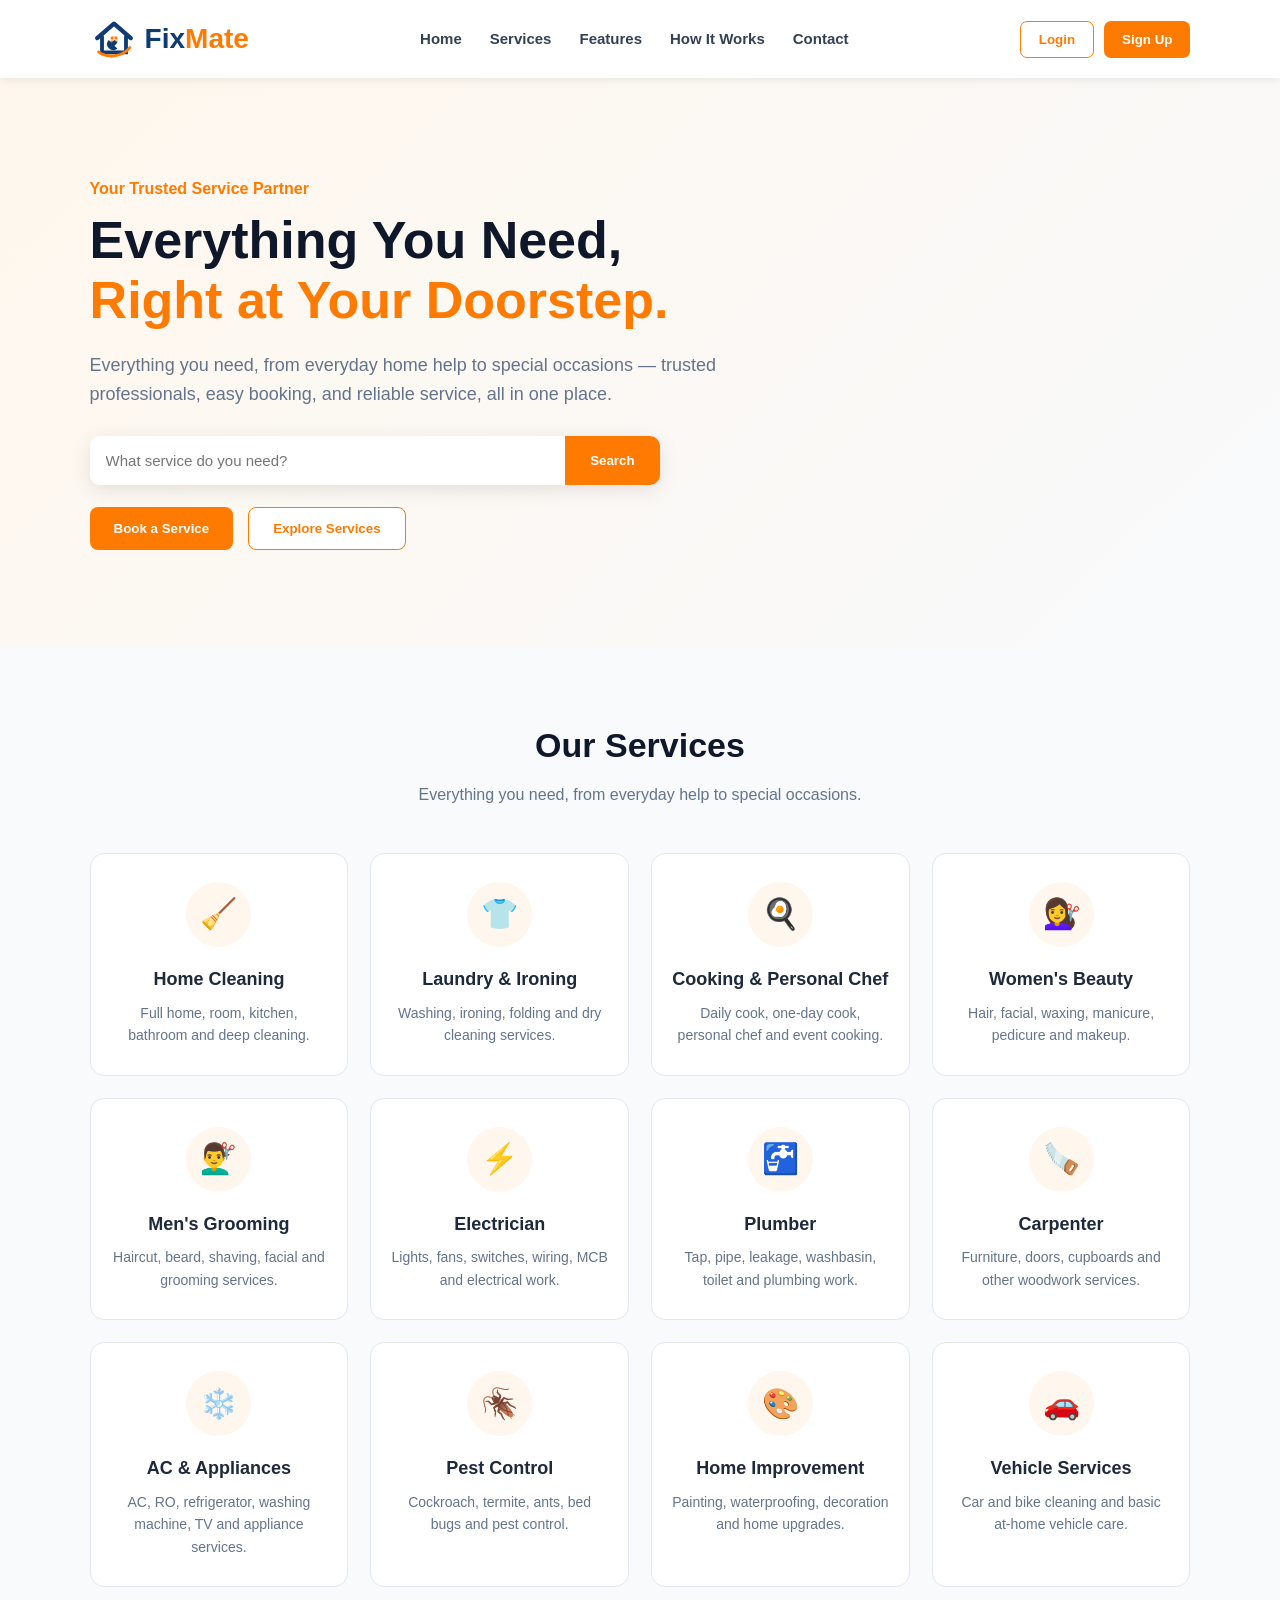
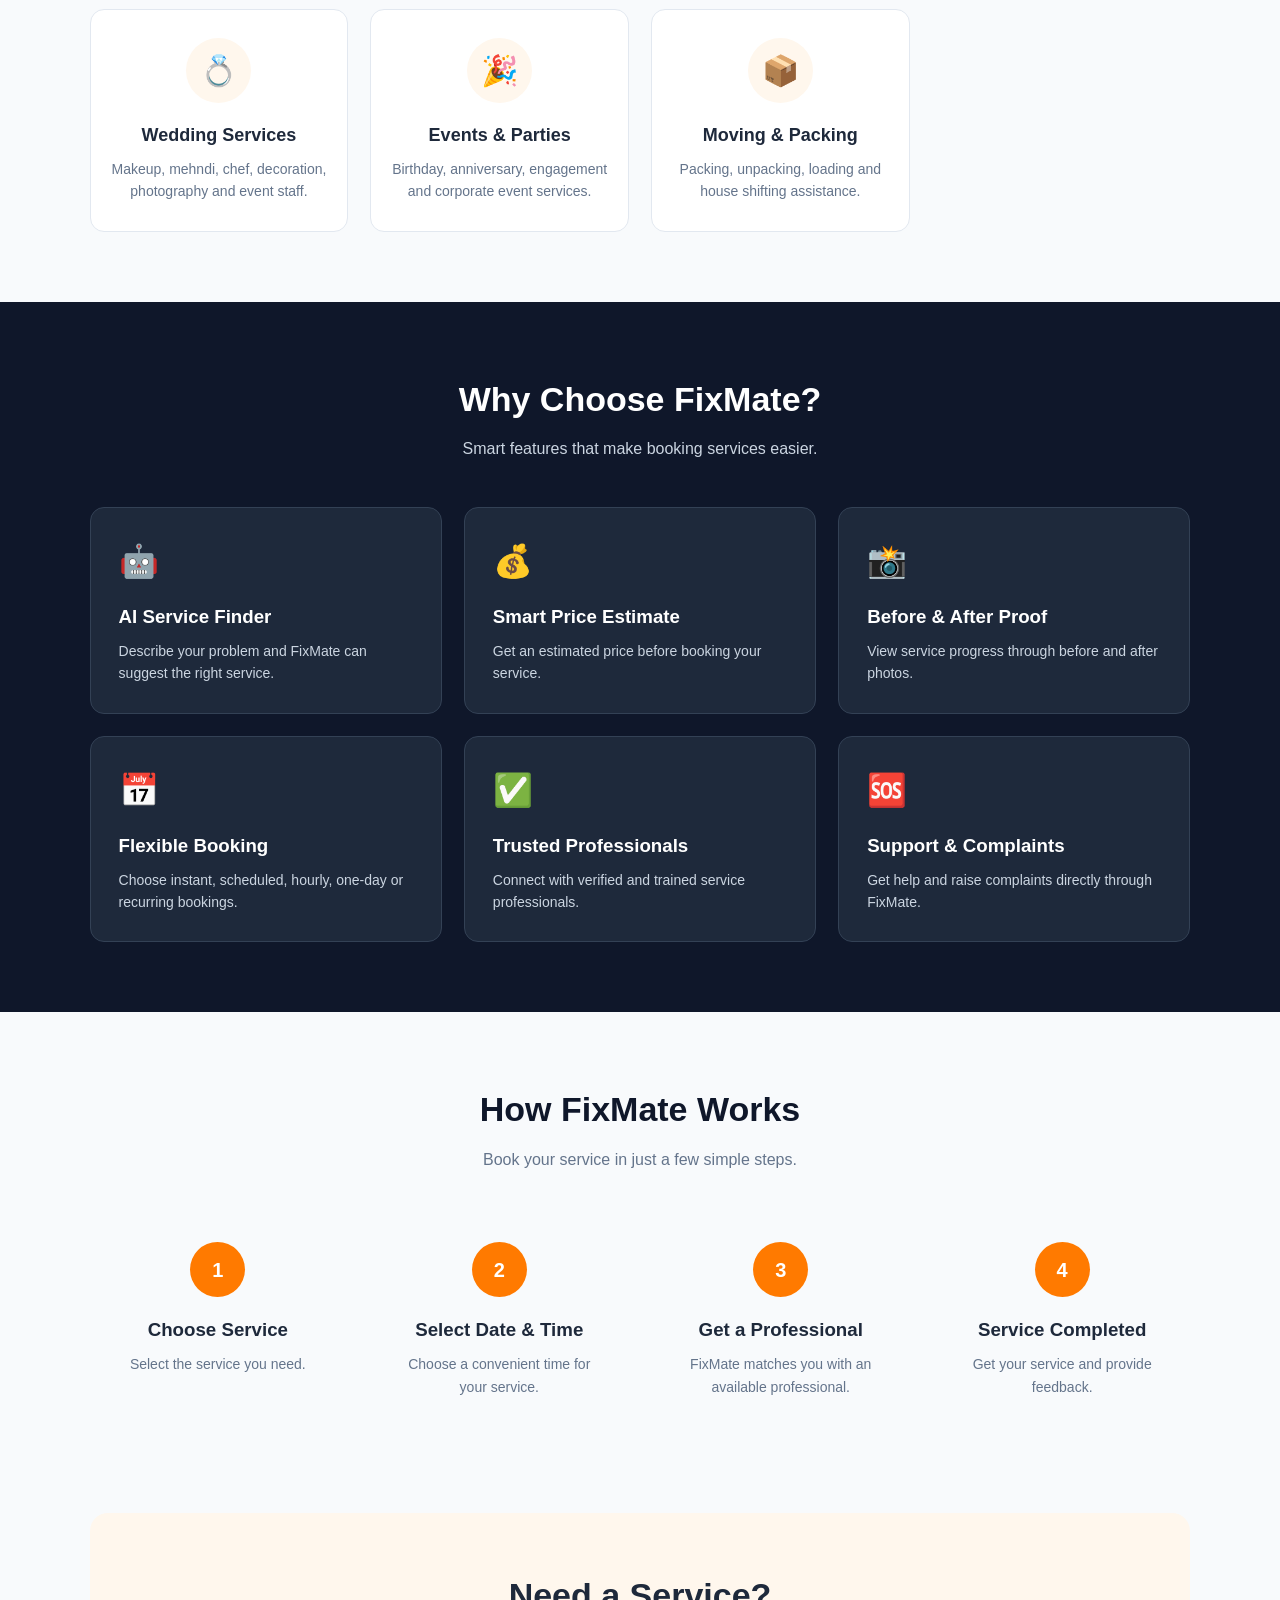
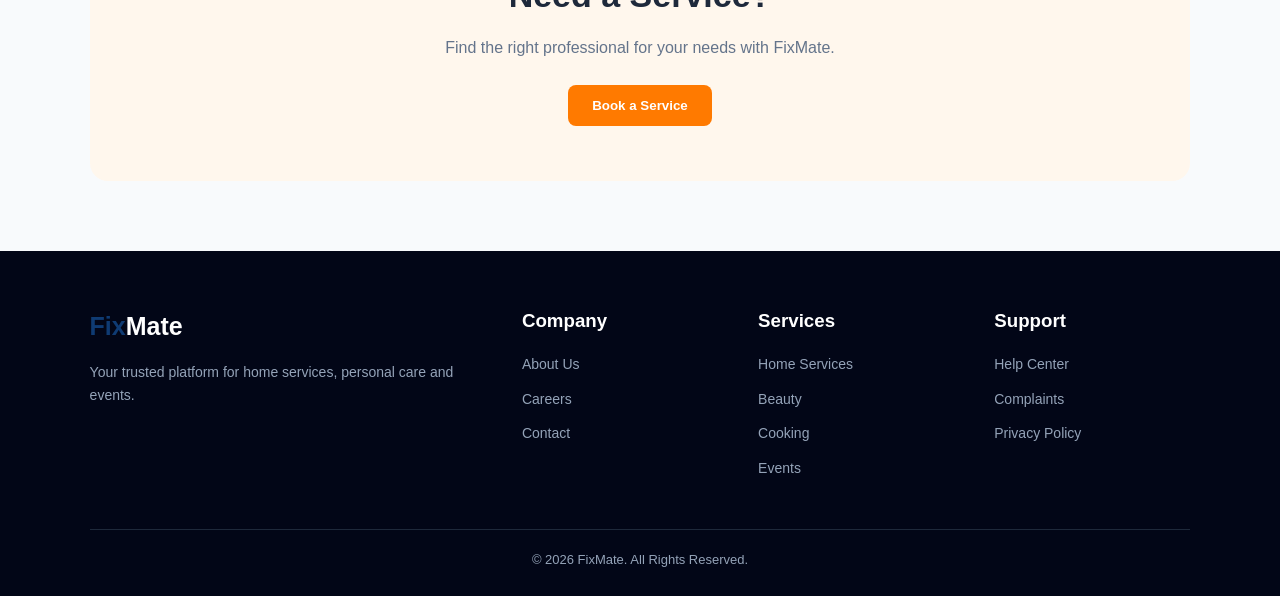
<file: frontend/index.html>
<!DOCTYPE html>
<html lang="en">

<head>
    <meta charset="UTF-8">
    <meta name="viewport" content="width=device-width, initial-scale=1.0">

    <title>FixMate - Home Services</title>

    <link rel="stylesheet" href="style.css">
</head>

<body>

    <!-- ================= NAVBAR ================= -->

    <header class="navbar">

        <!-- FIXMATE LOGO -->
        <a href="#" class="logo">

            <svg class="fixmate-icon"
                 viewBox="0 0 100 100"
                 xmlns="http://www.w3.org/2000/svg">

                <!-- House Roof -->
                <path
                    d="M15 48 L50 18 L85 48"
                    fill="none"
                    stroke="#0f3b73"
                    stroke-width="9"
                    stroke-linecap="round"
                    stroke-linejoin="round"
                />

                <!-- House -->
                <path
                    d="M25 45 V78 H75 V45"
                    fill="none"
                    stroke="#0f3b73"
                    stroke-width="8"
                    stroke-linecap="round"
                />

                <!-- Orange Window -->
                <rect
                    x="43"
                    y="45"
                    width="14"
                    height="14"
                    rx="3"
                    fill="#ff7a00"
                />

                <line
                    x1="50"
                    y1="45"
                    x2="50"
                    y2="59"
                    stroke="white"
                    stroke-width="2"
                />

                <line
                    x1="43"
                    y1="52"
                    x2="57"
                    y2="52"
                    stroke="white"
                    stroke-width="2"
                />

                <!-- Wrench -->
                <path
                    d="M39 69
                    C34 64 34 57 39 52
                    L45 58
                    L51 52
                    L57 58
                    L51 64
                    L57 70
                    C52 75 45 75 39 69Z"
                    fill="#0f3b73"
                />

                <!-- Orange Swoosh -->
                <path
                    d="M18 77 C35 91 68 87 83 68"
                    fill="none"
                    stroke="#ff7a00"
                    stroke-width="6"
                    stroke-linecap="round"
                />

            </svg>

            <span class="logo-text">
                <span class="fix">Fix</span><span class="mate">Mate</span>
            </span>

        </a>


        <!-- NAVIGATION -->

        <nav>
            <ul class="nav-links">

                <li><a href="#">Home</a></li>

                <li><a href="#services">Services</a></li>

                <li><a href="#features">Features</a></li>

                <li><a href="#how-it-works">How It Works</a></li>

                <li><a href="#contact">Contact</a></li>

            </ul>
        </nav>


        <!-- LOGIN / SIGNUP -->

        <div class="nav-buttons">

            <button class="login-btn">
                Login
            </button>

            <button class="signup-btn">
                Sign Up
            </button>

        </div>

    </header>



    <!-- ================= HERO ================= -->

    <section class="hero">

        <div class="hero-content">

            <div class="hero-small">
                Your Trusted Service Partner
            </div>

            <h1>
                Everything You Need,
                <span>Right at Your Doorstep.</span>
            </h1>

            <p>
              Everything you need, from everyday home help to special occasions — trusted professionals,
               easy booking, and reliable service, all in one place.
            </p>
   

            <!-- SEARCH -->

            <div class="search-box">

                <input
                    type="text"
                    id="serviceSearch"
                    placeholder="What service do you need?"
                >

                <button onclick="searchService()">
                    Search
                </button>

            </div>


            <!-- BUTTONS -->

            <div class="hero-buttons">

                <button
                    class="primary-btn"
                    onclick="bookService()">

                    Book a Service

                </button>


                <button
                    class="secondary-btn"
                    onclick="exploreServices()">

                    Explore Services

                </button>

            </div>

        </div>

    </section>



    <!-- ================= SERVICES ================= -->

    <section class="section" id="services">

        <div class="section-title">

            <h2>Our Services</h2>

            <p>
                Everything you need, from everyday help to special occasions.
            </p>

        </div>


        <div class="services-grid">


            <!-- HOME CLEANING -->

            <div class="service-card">

                <div class="service-icon">
                    🧹
                </div>

                <h3>Home Cleaning</h3>

                <p>
                    Full home, room, kitchen, bathroom and deep cleaning.
                </p>

            </div>


            <!-- LAUNDRY -->

            <div class="service-card">

                <div class="service-icon">
                    👕
                </div>

                <h3>Laundry & Ironing</h3>

                <p>
                    Washing, ironing, folding and dry cleaning services.
                </p>

            </div>


            <!-- COOKING -->

            <div class="service-card">

                <div class="service-icon">
                    🍳
                </div>

                <h3>Cooking & Personal Chef</h3>

                <p>
                    Daily cook, one-day cook, personal chef and event cooking.
                </p>

            </div>


            <!-- WOMEN BEAUTY -->

            <div class="service-card">

                <div class="service-icon">
                    💇‍♀️
                </div>

                <h3>Women's Beauty</h3>

                <p>
                    Hair, facial, waxing, manicure, pedicure and makeup.
                </p>

            </div>


            <!-- MEN GROOMING -->

            <div class="service-card">

                <div class="service-icon">
                    💇‍♂️
                </div>

                <h3>Men's Grooming</h3>

                <p>
                    Haircut, beard, shaving, facial and grooming services.
                </p>

            </div>


            <!-- ELECTRICIAN -->

            <div class="service-card">

                <div class="service-icon">
                    ⚡
                </div>

                <h3>Electrician</h3>

                <p>
                    Lights, fans, switches, wiring, MCB and electrical work.
                </p>

            </div>


            <!-- PLUMBER -->

            <div class="service-card">

                <div class="service-icon">
                    🚰
                </div>

                <h3>Plumber</h3>

                <p>
                    Tap, pipe, leakage, washbasin, toilet and plumbing work.
                </p>

            </div>


            <!-- CARPENTER -->

            <div class="service-card">

                <div class="service-icon">
                    🪚
                </div>

                <h3>Carpenter</h3>

                <p>
                    Furniture, doors, cupboards and other woodwork services.
                </p>

            </div>


            <!-- AC APPLIANCES -->

            <div class="service-card">

                <div class="service-icon">
                    ❄️
                </div>

                <h3>AC & Appliances</h3>

                <p>
                    AC, RO, refrigerator, washing machine, TV and appliance services.
                </p>

            </div>


            <!-- PEST CONTROL -->

            <div class="service-card">

                <div class="service-icon">
                    🪳
                </div>

                <h3>Pest Control</h3>

                <p>
                    Cockroach, termite, ants, bed bugs and pest control.
                </p>

            </div>


            <!-- HOME IMPROVEMENT -->

            <div class="service-card">

                <div class="service-icon">
                    🎨
                </div>

                <h3>Home Improvement</h3>

                <p>
                    Painting, waterproofing, decoration and home upgrades.
                </p>

            </div>


            <!-- VEHICLE -->

            <div class="service-card">

                <div class="service-icon">
                    🚗
                </div>

                <h3>Vehicle Services</h3>

                <p>
                    Car and bike cleaning and basic at-home vehicle care.
                </p>

            </div>


            <!-- WEDDING -->

            <div class="service-card">

                <div class="service-icon">
                    💍
                </div>

                <h3>Wedding Services</h3>

                <p>
                    Makeup, mehndi, chef, decoration, photography and event staff.
                </p>

            </div>


            <!-- EVENTS -->

            <div class="service-card">

                <div class="service-icon">
                    🎉
                </div>

                <h3>Events & Parties</h3>

                <p>
                    Birthday, anniversary, engagement and corporate event services.
                </p>

            </div>


            <!-- MOVING -->

            <div class="service-card">

                <div class="service-icon">
                    📦
                </div>

                <h3>Moving & Packing</h3>

                <p>
                    Packing, unpacking, loading and house shifting assistance.
                </p>

            </div>

        </div>

    </section>



    <!-- ================= FEATURES ================= -->

    <section class="section features-section" id="features">

        <div class="section-title">

            <h2>Why Choose FixMate?</h2>

            <p>
                Smart features that make booking services easier.
            </p>

        </div>


        <div class="features-grid">


            <div class="feature-card">

                <div class="feature-icon">
                    🤖
                </div>

                <h3>AI Service Finder</h3>

                <p>
                    Describe your problem and FixMate can suggest the right service.
                </p>

            </div>


            <div class="feature-card">

                <div class="feature-icon">
                    💰
                </div>

                <h3>Smart Price Estimate</h3>

                <p>
                    Get an estimated price before booking your service.
                </p>

            </div>


            <div class="feature-card">

                <div class="feature-icon">
                    📸
                </div>

                <h3>Before & After Proof</h3>

                <p>
                    View service progress through before and after photos.
                </p>

            </div>


            <div class="feature-card">

                <div class="feature-icon">
                    📅
                </div>

                <h3>Flexible Booking</h3>

                <p>
                    Choose instant, scheduled, hourly, one-day or recurring bookings.
                </p>

            </div>


            <div class="feature-card">

                <div class="feature-icon">
                    ✅
                </div>

                <h3>Trusted Professionals</h3>

                <p>
                    Connect with verified and trained service professionals.
                </p>

            </div>


            <div class="feature-card">

                <div class="feature-icon">
                    🆘
                </div>

                <h3>Support & Complaints</h3>

                <p>
                    Get help and raise complaints directly through FixMate.
                </p>

            </div>

        </div>

    </section>



    <!-- ================= HOW IT WORKS ================= -->

    <section class="section" id="how-it-works">

        <div class="section-title">

            <h2>How FixMate Works</h2>

            <p>
                Book your service in just a few simple steps.
            </p>

        </div>


        <div class="steps">


            <div class="step">

                <div class="step-number">1</div>

                <h3>Choose Service</h3>

                <p>
                    Select the service you need.
                </p>

            </div>


            <div class="step">

                <div class="step-number">2</div>

                <h3>Select Date & Time</h3>

                <p>
                    Choose a convenient time for your service.
                </p>

            </div>


            <div class="step">

                <div class="step-number">3</div>

                <h3>Get a Professional</h3>

                <p>
                    FixMate matches you with an available professional.
                </p>

            </div>


            <div class="step">

                <div class="step-number">4</div>

                <h3>Service Completed</h3>

                <p>
                    Get your service and provide feedback.
                </p>

            </div>

        </div>

    </section>



    <!-- ================= CTA ================= -->

    <section class="cta">

        <h2>
            Need a Service?
        </h2>

        <p>
            Find the right professional for your needs with FixMate.
        </p>

        <button
            class="primary-btn"
            onclick="bookService()">

            Book a Service

        </button>

    </section>



    <!-- ================= FOOTER ================= -->

    <footer class="footer" id="contact">

        <div class="footer-grid">


            <div>

                <h3 class="footer-logo">
                    <span class="fix">Fix</span><span>Mate</span>
                </h3>

                <p>
                    Your trusted platform for home services,
                    personal care and events.
                </p>

            </div>


            <div>

                <h3>Company</h3>

                <ul>

                    <li><a href="#">About Us</a></li>

                    <li><a href="#">Careers</a></li>

                    <li><a href="#">Contact</a></li>

                </ul>

            </div>


            <div>

                <h3>Services</h3>

                <ul>

                    <li><a href="#services">Home Services</a></li>

                    <li><a href="#services">Beauty</a></li>

                    <li><a href="#services">Cooking</a></li>

                    <li><a href="#services">Events</a></li>

                </ul>

            </div>


            <div>

                <h3>Support</h3>

                <ul>

                    <li><a href="#">Help Center</a></li>

                    <li><a href="#">Complaints</a></li>

                    <li><a href="#">Privacy Policy</a></li>

                </ul>

            </div>

        </div>


        <div class="footer-bottom">

            © 2026 FixMate. All Rights Reserved.

        </div>

    </footer>


    <script src="script.js"></script>

</body>

</html>
</file>
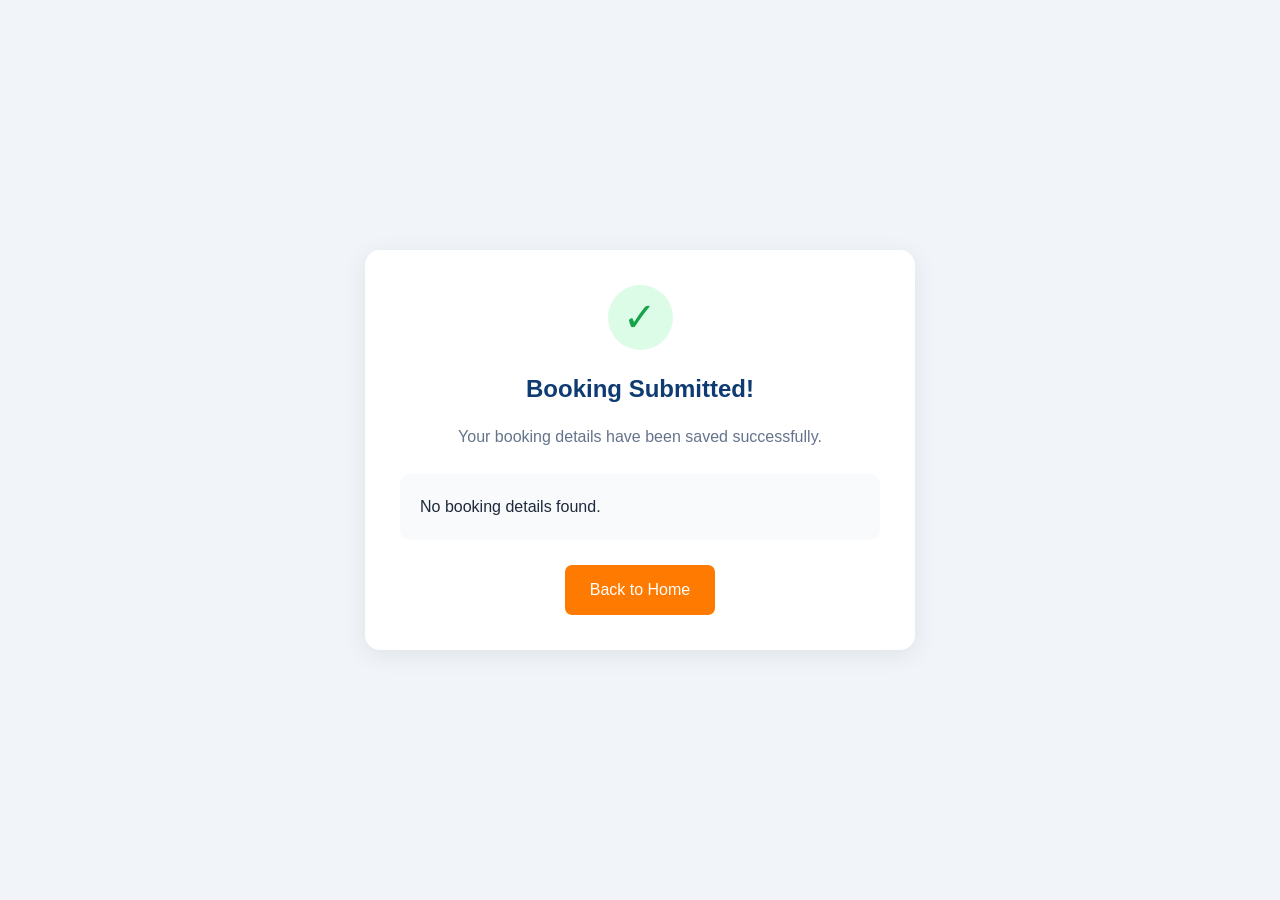
<file: frontend/booking-success.html>
<!DOCTYPE html>
<html lang="en">

<head>
    <meta charset="UTF-8">
    <meta name="viewport" content="width=device-width, initial-scale=1.0">
    <title>Booking Confirmed - FixMate</title>
    <link rel="stylesheet" href="style.css">
</head>

<body>

    <section class="success-section">

        <div class="success-container">

            <div class="success-icon">✓</div>

            <h1>Booking Submitted!</h1>

            <p>Your booking details have been saved successfully.</p>

            <div class="booking-details">

                <h3>Booking Details</h3>

                <p><strong>Booking ID:</strong> <span id="bookingId"></span></p>

                <p><strong>Name:</strong> <span id="showName"></span></p>

                <p><strong>Mobile:</strong> <span id="showMobile"></span></p>

                <p><strong>Service:</strong> <span id="showService"></span></p>

                <p><strong>Date:</strong> <span id="showDate"></span></p>

                <p><strong>Time:</strong> <span id="showTime"></span></p>

                <p><strong>Address:</strong> <span id="showAddress"></span></p>

            </div>

            <a href="index.html" class="home-link">
                Back to Home
            </a>

        </div>

    </section>

    <script src="script.js"></script>

</body>
</html>
</file>
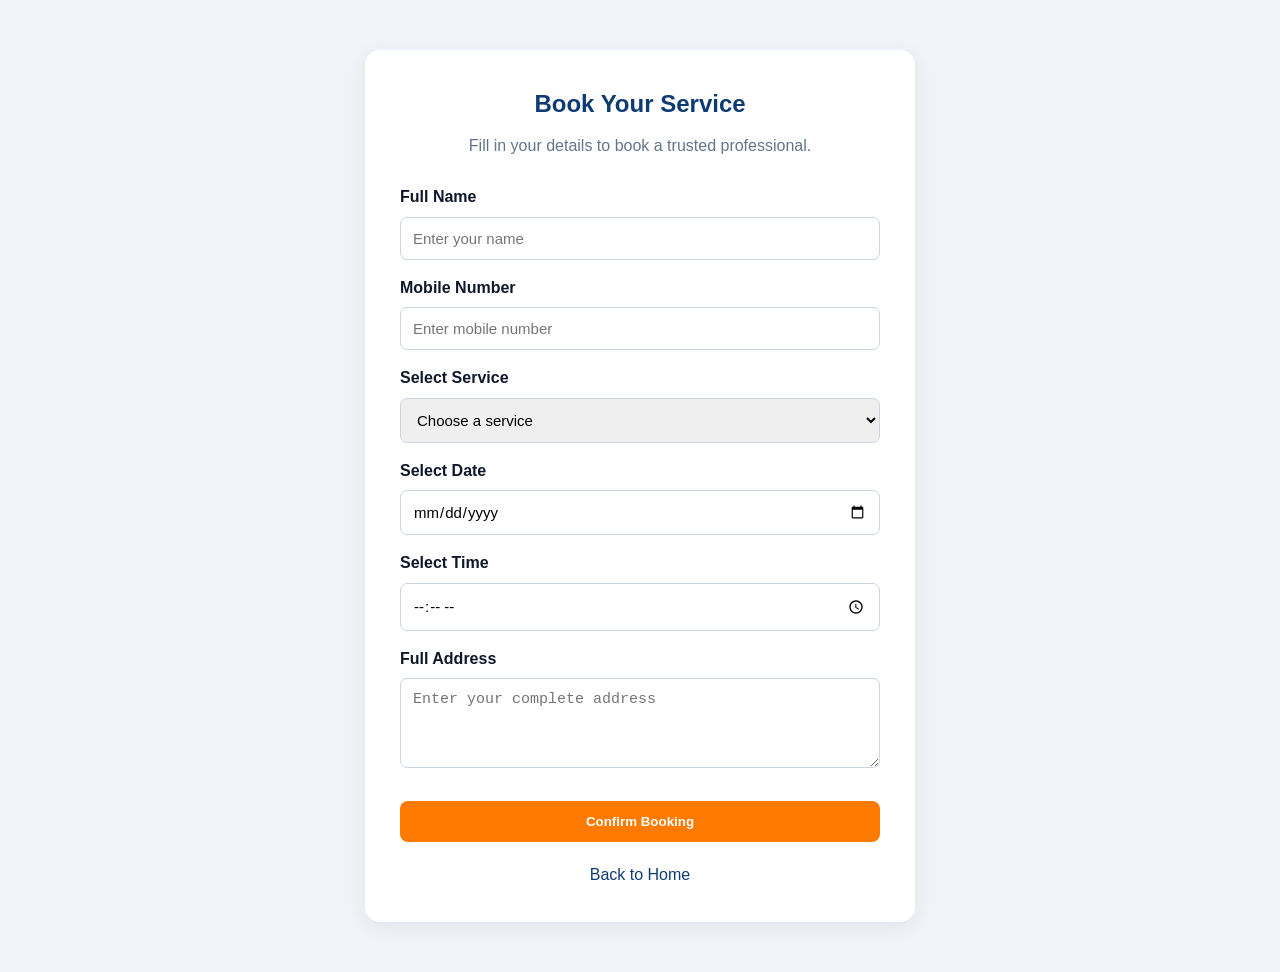
<file: frontend/booking.html>
<!DOCTYPE html>
<html lang="en">

<head>
    <meta charset="UTF-8">
    <meta name="viewport" content="width=device-width, initial-scale=1.0">
    <title>FixMate - Book a Service</title>
    <link rel="stylesheet" href="style.css">
</head>

<body>

    <section class="booking-section">

        <div class="booking-container">

            <h1>Book Your Service</h1>

            <p>Fill in your details to book a trusted professional.</p>

            <form id="bookingForm">

                <label>Full Name</label>
                <input type="text" id="customerName"
                    placeholder="Enter your name" required>

                <label>Mobile Number</label>
                <input type="tel" id="mobile"
                    placeholder="Enter mobile number"
                    pattern="[0-9]{10}" required>

                <label>Select Service</label>
                <select id="service" required>
                    <option value="">Choose a service</option>
                    <option>Home Cleaning</option>
                    <option>Laundry & Ironing</option>
                    <option>Cooking & Personal Chef</option>
                    <option>Women's Beauty</option>
                    <option>Men's Grooming</option>
                    <option>Electrician</option>
                    <option>Plumber</option>
                    <option>Carpenter</option>
                    <option>AC & Appliances</option>
                    <option>Pest Control</option>
                    <option>Home Improvement</option>
                    <option>Vehicle Services</option>
                    <option>Wedding Services</option>
                    <option>Events & Parties</option>
                    <option>Moving & Packing</option>
                </select>

                <label>Select Date</label>
                <input type="date" id="bookingDate" required>

                <label>Select Time</label>
                <input type="time" id="bookingTime" required>

                <label>Full Address</label>
                <textarea id="address"
                    placeholder="Enter your complete address"
                    required></textarea>

                <button type="submit" class="primary-btn">
                    Confirm Booking
                </button>

            </form>

            <a href="index.html" class="back-link">
                Back to Home
            </a>

        </div>

    </section>

    <script src="script.js"></script>

</body>
</html>
</file>
<file: frontend/style.css>
* {
    margin: 0;
    padding: 0;
    box-sizing: border-box;
}

html {
    scroll-behavior: smooth;
}

body {
    font-family: Arial, Helvetica, sans-serif;
    background: #f8fafc;
    color: #1e293b;
    line-height: 1.6;
}

a {
    text-decoration: none;
    color: inherit;
}

button,
input {
    font-family: inherit;
}


/* NAVBAR */

.navbar {
    width: 100%;
    background: white;

    display: flex;
    justify-content: space-between;
    align-items: center;

    padding: 15px 7%;

    box-shadow: 0 2px 10px rgba(0,0,0,0.08);

    position: sticky;
    top: 0;
    z-index: 1000;
}


/* LOGO */

.logo {
    display: flex;
    align-items: center;
    gap: 7px;
}

.fixmate-icon {
    width: 48px;
    height: 48px;
}

.logo-text {
    font-size: 28px;
    font-weight: bold;
}

.fix {
    color: #0f3b73;
}

.mate {
    color: #ff7a00;
}


/* NAV LINKS */

.nav-links {
    display: flex;
    gap: 28px;
    list-style: none;
}

.nav-links a {
    font-size: 15px;
    font-weight: 600;
    color: #334155;
    transition: 0.3s;
}

.nav-links a:hover {
    color: #ff7a00;
}


/* NAV BUTTONS */

.nav-buttons {
    display: flex;
    gap: 10px;
}

.login-btn,
.signup-btn {
    padding: 10px 18px;
    border-radius: 7px;
    font-weight: 600;
    cursor: pointer;
}

.login-btn {
    border: 1px solid #ff7a00;
    color: #ff7a00;
    background: white;
}

.signup-btn {
    border: none;
    color: white;
    background: #ff7a00;
}


/* HERO */

.hero {
    min-height: 570px;

    display: flex;
    align-items: center;

    padding: 70px 7%;

    background: linear-gradient(
        135deg,
        #fff7ed,
        #f8fafc
    );
}

.hero-content {
    width: 60%;
}

.hero-small {
    color: #ff7a00;
    font-weight: bold;
    margin-bottom: 10px;
}

.hero-content h1 {
    font-size: 52px;
    line-height: 1.15;
    color: #0f172a;
    margin-bottom: 20px;
}

.hero-content h1 span {
    color: #ff7a00;
}

.hero-content p {
    font-size: 18px;
    color: #64748b;
    max-width: 650px;
    margin-bottom: 28px;
}


/* SEARCH */

.search-box {
    display: flex;
    max-width: 570px;

    background: white;

    border-radius: 10px;
    overflow: hidden;

    box-shadow: 0 5px 20px rgba(0,0,0,0.10);

    margin-bottom: 22px;
}

.search-box input {
    flex: 1;
    padding: 16px;
    border: none;
    outline: none;
    font-size: 15px;
}

.search-box button {
    padding: 0 25px;
    border: none;
    background: #ff7a00;
    color: white;
    font-weight: bold;
    cursor: pointer;
}


/* HERO BUTTONS */

.hero-buttons {
    display: flex;
    gap: 15px;
}

.primary-btn,
.secondary-btn {
    padding: 13px 24px;
    border-radius: 8px;
    font-weight: bold;
    cursor: pointer;
    transition: 0.3s;
}

.primary-btn {
    background: #ff7a00;
    color: white;
    border: none;
}

.primary-btn:hover {
    background: #e96800;
    transform: translateY(-2px);
}

.secondary-btn {
    background: white;
    color: #ff7a00;
    border: 1px solid #ff7a00;
}

.secondary-btn:hover {
    background: #fff7ed;
}


/* SECTION */

.section {
    padding: 70px 7%;
}

.section-title {
    text-align: center;
    margin-bottom: 45px;
}

.section-title h2 {
    font-size: 34px;
    color: #0f172a;
    margin-bottom: 10px;
}

.section-title p {
    color: #64748b;
}


/* SERVICES */

.services-grid {
    display: grid;
    grid-template-columns: repeat(4, 1fr);
    gap: 22px;
}

.service-card {
    background: white;
    padding: 28px 20px;
    border-radius: 14px;
    text-align: center;
    border: 1px solid #e2e8f0;
    transition: 0.3s;
    cursor: pointer;
}

.service-card:hover {
    transform: translateY(-7px);

    box-shadow:
        0 10px 25px rgba(0,0,0,0.10);

    border-color: #ff7a00;
}

.service-icon {
    width: 65px;
    height: 65px;

    margin: 0 auto 18px;

    border-radius: 50%;

    background: #fff7ed;

    display: flex;
    justify-content: center;
    align-items: center;

    font-size: 30px;
}

.service-card h3 {
    font-size: 18px;
    margin-bottom: 8px;
}

.service-card p {
    font-size: 14px;
    color: #64748b;
}


/* FEATURES */

.features-section {
    background: #0f172a;
    color: white;
}

.features-section .section-title h2 {
    color: white;
}

.features-section .section-title p {
    color: #cbd5e1;
}

.features-grid {
    display: grid;
    grid-template-columns: repeat(3, 1fr);
    gap: 22px;
}

.feature-card {
    padding: 28px;
    background: #1e293b;
    border-radius: 14px;
    border: 1px solid #334155;
    transition: 0.3s;
}

.feature-card:hover {
    transform: translateY(-5px);
    border-color: #ff7a00;
}

.feature-icon {
    font-size: 32px;
    margin-bottom: 15px;
}

.feature-card h3 {
    margin-bottom: 8px;
}

.feature-card p {
    color: #cbd5e1;
    font-size: 14px;
}


/* HOW IT WORKS */

.steps {
    display: grid;
    grid-template-columns: repeat(4, 1fr);
    gap: 25px;
}

.step {
    text-align: center;
    padding: 25px;
}

.step-number {
    width: 55px;
    height: 55px;

    margin: 0 auto 18px;

    border-radius: 50%;

    background: #ff7a00;
    color: white;

    display: flex;
    justify-content: center;
    align-items: center;

    font-size: 20px;
    font-weight: bold;
}

.step h3 {
    margin-bottom: 8px;
}

.step p {
    color: #64748b;
    font-size: 14px;
}


/* CTA */

.cta {
    margin: 20px 7% 70px;

    padding: 55px;

    text-align: center;

    border-radius: 18px;

    background: #fff7ed;
}

.cta h2 {
    font-size: 34px;
    margin-bottom: 12px;
}

.cta p {
    color: #64748b;
    margin-bottom: 25px;
}


/* FOOTER */

.footer {
    background: #020617;
    color: white;
    padding: 55px 7% 25px;
}

.footer-grid {
    display: grid;
    grid-template-columns: 2fr 1fr 1fr 1fr;
    gap: 40px;
    margin-bottom: 40px;
}

.footer h3 {
    margin-bottom: 15px;
}

.footer-logo {
    font-size: 25px;
}

.footer p {
    color: #94a3b8;
    font-size: 14px;
}

.footer ul {
    list-style: none;
}

.footer li {
    margin-bottom: 9px;
}

.footer li a {
    color: #94a3b8;
    font-size: 14px;
}

.footer li a:hover {
    color: #ff7a00;
}

.footer-bottom {
    border-top: 1px solid #1e293b;
    padding-top: 20px;
    text-align: center;
    color: #94a3b8;
    font-size: 13px;
}


/* RESPONSIVE */

@media (max-width: 1000px) {

    .nav-links {
        display: none;
    }

    .hero-content {
        width: 100%;
    }

    .services-grid {
        grid-template-columns: repeat(2, 1fr);
    }

    .features-grid {
        grid-template-columns: repeat(2, 1fr);
    }

    .steps {
        grid-template-columns: repeat(2, 1fr);
    }

    .footer-grid {
        grid-template-columns: repeat(2, 1fr);
    }
}


@media (max-width: 600px) {

    .navbar {
        padding: 15px 5%;
    }

    .nav-buttons {
        display: none;
    }

    .hero {
        padding: 55px 5%;
    }

    .hero-content h1 {
        font-size: 38px;
    }

    .hero-content p {
        font-size: 16px;
    }

    .search-box {
        flex-direction: column;
    }

    .search-box button {
        padding: 14px;
    }

    .hero-buttons {
        flex-direction: column;
    }

    .section {
        padding: 50px 5%;
    }

    .section-title h2 {
        font-size: 28px;
    }

    .services-grid,
    .features-grid,
    .steps,
    .footer-grid {
        grid-template-columns: 1fr;
    }

    .cta {
        margin: 10px 5% 50px;
        padding: 35px 20px;
    }

    .cta h2 {
        font-size: 27px;
    }
}
/* ================= BOOKING PAGE ================= */

.booking-section {
    min-height: 100vh;
    background: #f1f5f9;
    padding: 50px 20px;
    display: flex;
    justify-content: center;
    align-items: center;
}

.booking-container {
    width: 100%;
    max-width: 550px;
    background: white;
    padding: 35px;
    border-radius: 15px;
    box-shadow: 0 5px 25px rgba(0, 0, 0, 0.08);
}

.booking-container h1 {
    color: #0f3b73;
    text-align: center;
    margin-bottom: 10px;
}

.booking-container p {
    text-align: center;
    color: #64748b;
    margin-bottom: 25px;
}

.booking-container label {
    display: block;
    margin: 15px 0 7px;
    font-weight: bold;
    color: #0f172a;
}

.booking-container input,
.booking-container select,
.booking-container textarea {
    width: 100%;
    padding: 12px;
    border: 1px solid #cbd5e1;
    border-radius: 7px;
    font-size: 15px;
    box-sizing: border-box;
}

.booking-container textarea {
    min-height: 90px;
    resize: vertical;
}

.booking-container button {
    width: 100%;
    margin-top: 25px;
    padding: 13px;
    border: none;
    cursor: pointer;
}

.back-link {
    display: block;
    text-align: center;
    margin-top: 20px;
    color: #0f3b73;
    text-decoration: none;
}

/* ================= BOOKING SUCCESS PAGE ================= */

.success-section {
    min-height: 100vh;
    background: #f1f5f9;
    display: flex;
    justify-content: center;
    align-items: center;
    padding: 30px 20px;
}

.success-container {
    background: white;
    width: 100%;
    max-width: 550px;
    padding: 35px;
    border-radius: 15px;
    text-align: center;
    box-shadow: 0 5px 25px rgba(0, 0, 0, 0.08);
}

.success-icon {
    width: 65px;
    height: 65px;
    background: #dcfce7;
    color: #16a34a;
    border-radius: 50%;
    font-size: 40px;
    margin: 0 auto 20px;
}

.success-container h1 {
    color: #0f3b73;
}

.success-container > p {
    color: #64748b;
    margin: 15px 0 25px;
}

.booking-details {
    background: #f8fafc;
    padding: 20px;
    border-radius: 10px;
    text-align: left;
    margin-bottom: 25px;
}

.booking-details h3 {
    color: #0f3b73;
    margin-bottom: 15px;
}

.booking-details p {
    margin: 12px 0;
    overflow-wrap: anywhere;
}

.home-link {
    display: inline-block;
    background: #ff7a00;
    color: white;
    padding: 12px 25px;
    border-radius: 7px;
    text-decoration: none;
}
</file>
